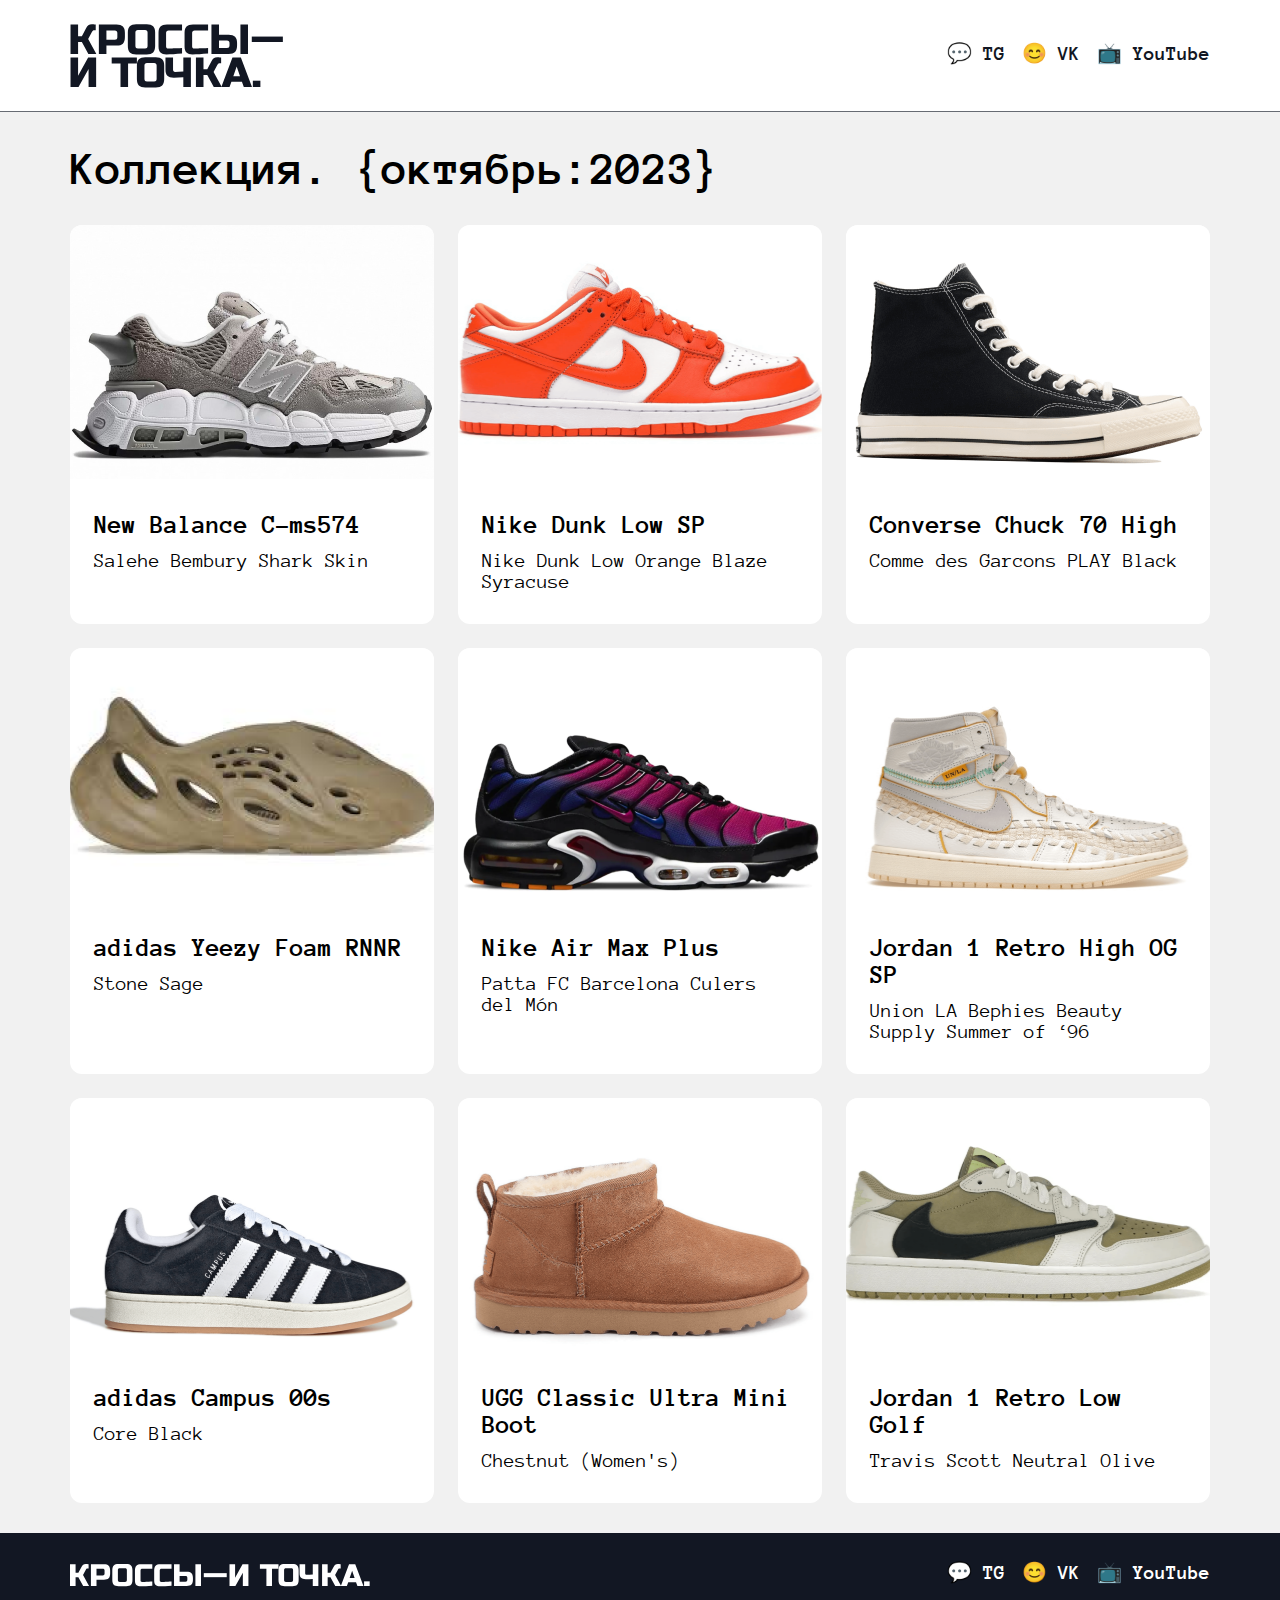
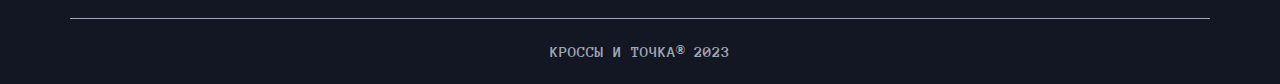
<file: index.html>
<!DOCTYPE html>
<html lang="en">
  <head>
    <meta charset="UTF-8" />
    <meta name="viewport" content="width=device-width, initial-scale=1.0" />
    <title>Кроссы и точка</title>
    <link href="./style.css" rel="stylesheet" />
  </head>
  <body>
    <div class="wrapper">
      <header class="header">
        <div class="container header__container">
          <a href="#" class="header__logo logo">
            <img
              alt="Кроссы и точка"
              src="./images/logo.svg"
              class="logo__image"
            />
          </a>
          <nav class="nav">
            <ul class="nav__list">
              <li class="nav__item">
                <a href="#" class="nav__link">💬 TG</a>
              </li>
              <li class="nav__item">
                <a href="#" class="nav__link">😊 VK</a>
              </li>
              <li class="nav__item">
                <a href="#" class="nav__link">📺 YouTube</a>
              </li>
            </ul>
          </nav>
        </div>
      </header>

      <main class="main">
        <div class="container main__container">
          <h1 class="title">
            <span>Коллекция.</span>
            <span>{октябрь:2023}</span>
          </h1>
          <div class="sneakers">
            <a
              href="./balance.html"
              class="sneakers__card-link animate"
              target="_blank"
            >
              <div class="sneaker">
                <div class="sneaker__image">
                  <img
                    alt="New Balance C-ms574"
                    src="./images/6.png"
                    class="sneaker__pic"
                  />
                </div>
                <div class="sneaker__info">
                  <h3 class="sneaker__title">New Balance C-ms574</h3>
                  <div class="sneaker__subtitle">Salehe Bembury Shark Skin</div>
                </div>
              </div>
            </a>
            <a
              href="./nike.html"
              class="sneakers__card-link animate"
              target="_blank"
            >
              <div class="sneaker">
                <div class="sneaker__image">
                  <img
                    alt="Nike Dunk Low SP"
                    src="./images/7.png"
                    class="sneaker__pic"
                  />
                </div>
                <div class="sneaker__info">
                  <h3 class="sneaker__title">Nike Dunk Low SP</h3>
                  <div class="sneaker__subtitle">
                    Nike Dunk Low Orange Blaze Syracuse
                  </div>
                </div>
              </div>
            </a>
            <a
              href="./converse.html"
              class="sneakers__card-link animate"
              target="_blank"
            >
              <div class="sneaker">
                <div class="sneaker__image">
                  <img
                    alt="Converse Chuck Taylor All Star 70 Hi"
                    src="./images/4.png"
                    class="sneaker__pic"
                  />
                </div>
                <div class="sneaker__info">
                  <h3 class="sneaker__title">Converse Chuck 70 High</h3>
                  <div class="sneaker__subtitle">
                    Comme des Garcons PLAY Black
                  </div>
                </div>
              </div>
            </a>
            <a href="#" class="sneakers__card-link">
              <div class="sneaker">
                <div class="sneaker__image">
                  <img
                    alt="adidas Yeezy Foam RNNR"
                    src="./images/9.png"
                    class="sneaker__pic"
                  />
                </div>
                <div class="sneaker__info">
                  <h3 class="sneaker__title">adidas Yeezy Foam RNNR</h3>
                  <div class="sneaker__subtitle">Stone Sage</div>
                </div>
              </div>
            </a>
            <a href="#" class="sneakers__card-link">
              <div class="sneaker">
                <div class="sneaker__image">
                  <img
                    alt="Nike Air Max Plus"
                    src="./images/1.png"
                    class="sneaker__pic"
                  />
                </div>
                <div class="sneaker__info">
                  <h3 class="sneaker__title">Nike Air Max Plus</h3>
                  <div class="sneaker__subtitle">
                    Patta FC Barcelona Culers del Món
                  </div>
                </div>
              </div>
            </a>
            <a href="#" class="sneakers__card-link">
              <div class="sneaker">
                <div class="sneaker__image">
                  <img
                    alt="Jordan 1 Retro High OG SP"
                    src="./images/2.png"
                    class="sneaker__pic"
                  />
                </div>
                <div class="sneaker__info">
                  <h3 class="sneaker__title">Jordan 1 Retro High OG SP</h3>
                  <div class="sneaker__subtitle">
                    Union LA Bephies Beauty Supply Summer of ‘96
                  </div>
                </div>
              </div>
            </a>
            <a href="#" class="sneakers__card-link">
              <div class="sneaker">
                <div class="sneaker__image">
                  <img
                    alt="adidas Campus 00s"
                    src="./images/3.png"
                    class="sneaker__pic"
                  />
                </div>
                <div class="sneaker__info">
                  <h3 class="sneaker__title">adidas Campus 00s</h3>
                  <div class="sneaker__subtitle">Core Black</div>
                </div>
              </div>
            </a>
            <a href="#" class="sneakers__card-link">
              <div class="sneaker">
                <div class="sneaker__image">
                  <img
                    alt="UGG Classic Ultra Mini Boot"
                    src="./images/5.png"
                    class="sneaker__pic"
                  />
                </div>
                <div class="sneaker__info">
                  <h3 class="sneaker__title">UGG Classic Ultra Mini Boot</h3>
                  <div class="sneaker__subtitle">Chestnut (Women's)</div>
                </div>
              </div>
            </a>
            <a href="#" class="sneakers__card-link">
              <div class="sneaker">
                <div class="sneaker__image">
                  <img
                    alt="Jordan 1 Retro Low Golf"
                    src="./images/8.png"
                    class="sneaker__pic"
                  />
                </div>
                <div class="sneaker__info">
                  <h3 class="sneaker__title">Jordan 1 Retro Low Golf</h3>
                  <div class="sneaker__subtitle">
                    Travis Scott Neutral Olive
                  </div>
                </div>
              </div>
            </a>
          </div>
        </div>
      </main>

      <footer class="footer">
        <div class="container footer__container">
          <div class="footer__content">
            <a class="footer__logo logo" href="#">
              <img
                alt="Кроссы и точка"
                src="./images/logo_footer.svg"
                class="logo__image"
              />
            </a>
            <nav class="nav footer__nav">
              <ul class="nav__list">
                <li class="nav__item">
                  <a href="#" class="nav__link">💬 TG</a>
                </li>
                <li class="nav__item">
                  <a href="#" class="nav__link">😊 VK</a>
                </li>
                <li class="nav__item">
                  <a href="#" class="nav__link">📺 YouTube</a>
                </li>
              </ul>
            </nav>
          </div>
          <div class="footer__copyright copyright">
            <p class="copyright__text">КРОССЫ И ТОЧКА® 2023</p>
          </div>
        </div>
      </footer>
    </div>
  </body>
</html>
</file>
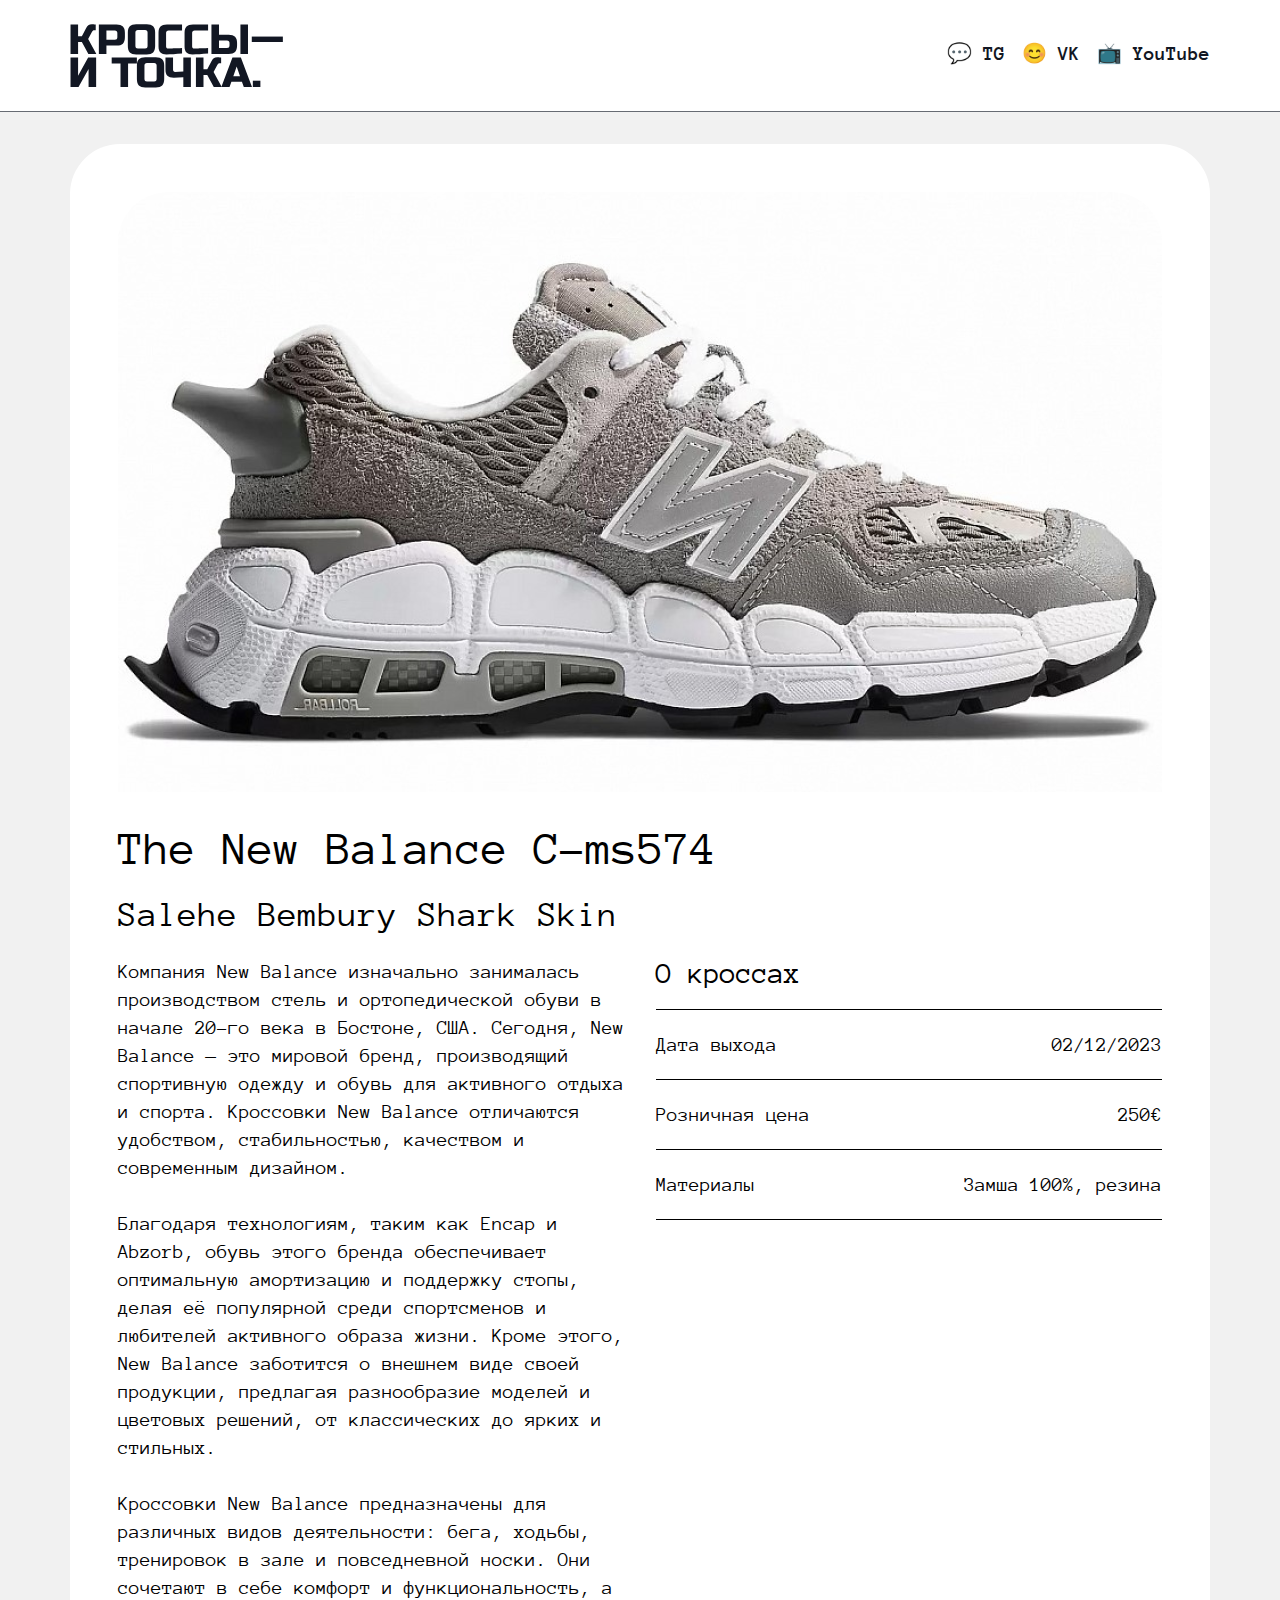
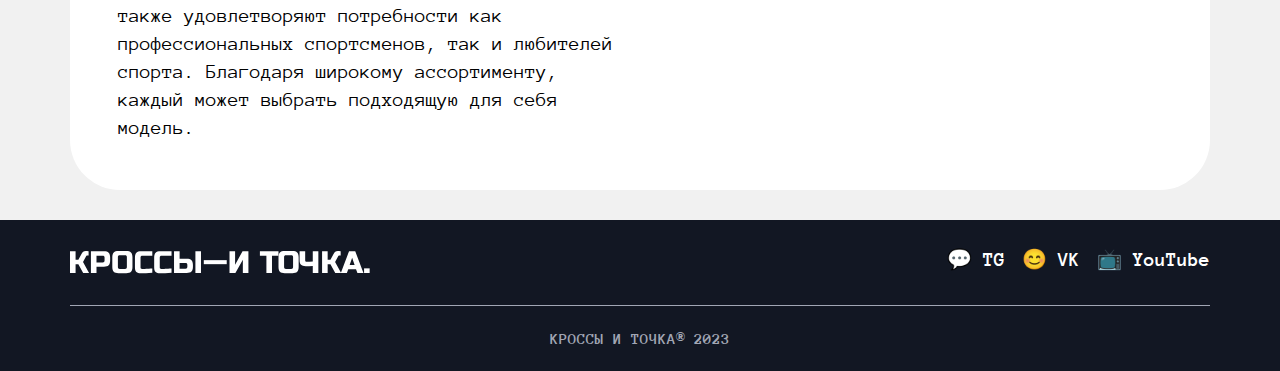
<file: balance.html>
<!DOCTYPE html>
<html lang="en">
  <head>
    <meta charset="UTF-8" />
    <meta name="viewport" content="width=device-width, initial-scale=1.0" />
    <title>New Balance C-ms574</title>
    <link href="./style.css" rel="stylesheet" />
  </head>
  <body>
    <div class="wrapper">
      <header class="header">
        <div class="container header__container">
          <a href="./index.html" class="header__logo logo">
            <img
              alt="Кроссы и точка"
              src="./images/logo.svg"
              class="logo__image"
            />
          </a>
          <nav class="nav">
            <ul class="nav__list">
              <li class="nav__item">
                <a href="#" class="nav__link">💬 TG</a>
              </li>
              <li class="nav__item">
                <a href="#" class="nav__link">😊 VK</a>
              </li>
              <li class="nav__item">
                <a href="#" class="nav__link">📺 YouTube</a>
              </li>
            </ul>
          </nav>
        </div>
      </header>

      <main class="main">
        <div class="container main__container">
          <div class="sneaker sneaker--unic">
            <div class="sneaker__image">
              <img
                alt="New Balance C-ms574"
                src="./images/6-unic.png"
                class="sneaker__pic"
              />
            </div>
            <div class="sneaker__info">
              <h1 class="sneaker__title">The New Balance C-ms574</h1>
              <div class="sneaker__subtitle">Salehe Bembury Shark Skin</div>
              <div class="sneaker__desc">
                <div class="sneaker__column sneaker__column--left">
                  <p>
                    Компания New Balance изначально занималась производством
                    стель и ортопедической обуви в начале 20-го века в Бостоне,
                    США. Сегодня, New Balance — это мировой бренд, производящий
                    спортивную одежду и обувь для активного отдыха и спорта.
                    Кроссовки New Balance отличаются удобством, стабильностью,
                    качеством и современным дизайном.
                  </p>

                  <p>
                    Благодаря технологиям, таким как Encap и Abzorb, обувь этого
                    бренда обеспечивает оптимальную амортизацию и поддержку
                    стопы, делая её популярной среди спортсменов и любителей
                    активного образа жизни. Кроме этого, New Balance заботится о
                    внешнем виде своей продукции, предлагая разнообразие моделей
                    и цветовых решений, от классических до ярких и стильных.
                  </p>

                  <p>
                    Кроссовки New Balance предназначены для различных видов
                    деятельности: бега, ходьбы, тренировок в зале и повседневной
                    носки. Они сочетают в себе комфорт и функциональность, а
                    также удовлетворяют потребности как профессиональных
                    спортсменов, так и любителей спорта. Благодаря широкому
                    ассортименту, каждый может выбрать подходящую для себя
                    модель.
                  </p>
                </div>

                <div class="sneaker__column sneaker__column--right">
                  <h2>О кроссах</h2>
                  <div class="sneaker__charact">
                    <span>Дата выхода</span>
                    <span>02/12/2023</span>
                  </div>
                  <div class="sneaker__charact">
                    <span>Розничная цена</span>
                    <span>250€</span>
                  </div>
                  <div class="sneaker__charact">
                    <span>Материалы</span>
                    <span>Замша 100%, резина</span>
                  </div>
                </div>
              </div>
            </div>
          </div>
        </div>
      </main>
      <footer class="footer">
        <div class="container footer__container">
          <div class="footer__content">
            <a class="footer__logo logo" href="./index.html">
              <img
                alt="Кроссы и точка"
                src="./images/logo_footer.svg"
                class="logo__image"
              />
            </a>
            <nav class="nav footer__nav">
              <ul class="nav__list">
                <li class="nav__item">
                  <a href="#" class="nav__link">💬 TG</a>
                </li>
                <li class="nav__item">
                  <a href="#" class="nav__link">😊 VK</a>
                </li>
                <li class="nav__item">
                  <a href="#" class="nav__link">📺 YouTube</a>
                </li>
              </ul>
            </nav>
          </div>
          <div class="footer__copyright copyright">
            <p class="copyright__text">КРОССЫ И ТОЧКА® 2023</p>
          </div>
        </div>
      </footer>
    </div>
  </body>
</html>
</file>
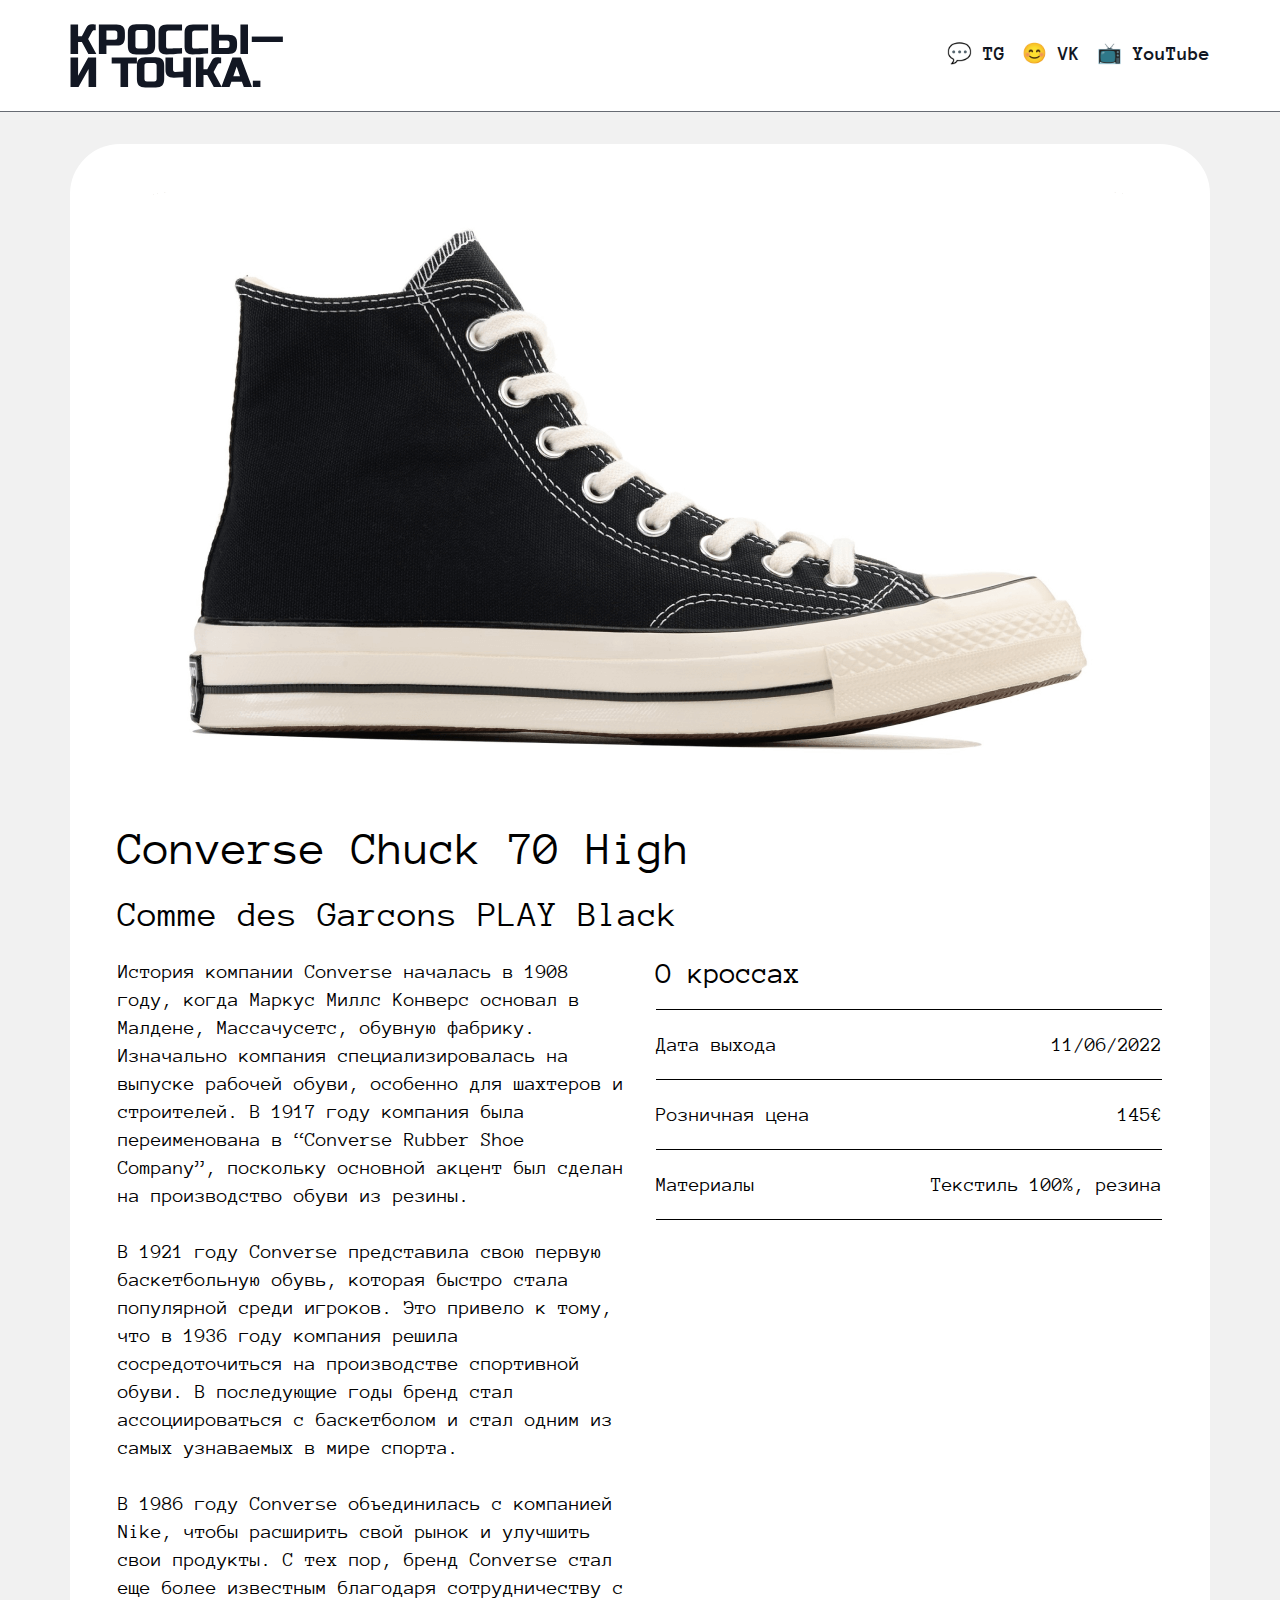
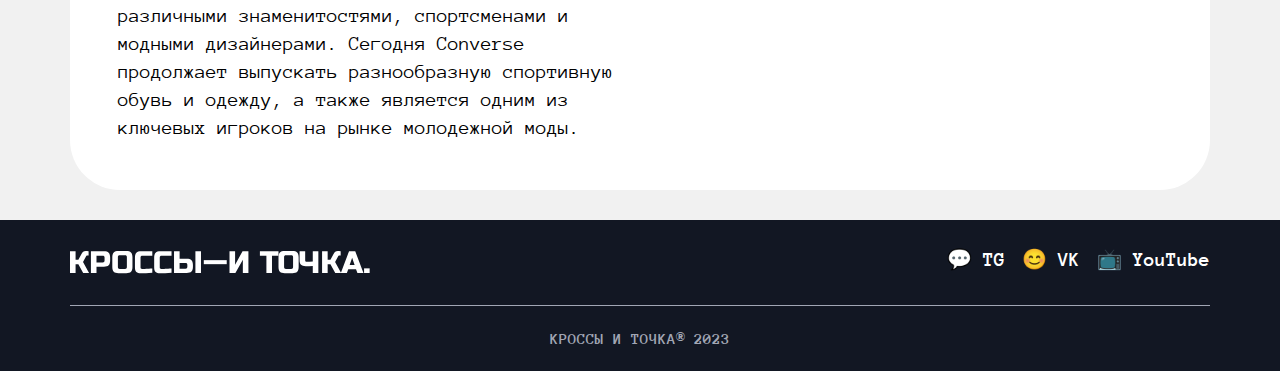
<file: converse.html>
<!DOCTYPE html>
<html lang="en">
  <head>
    <meta charset="UTF-8" />
    <meta name="viewport" content="width=device-width, initial-scale=1.0" />
    <title>Converse Chuck 70 High</title>
    <link href="./style.css" rel="stylesheet" />
  </head>
  <body>
    <div class="wrapper">
      <header class="header">
        <div class="container header__container">
          <a href="./index.html" class="header__logo logo">
            <img
              alt="Кроссы и точка"
              src="./images/logo.svg"
              class="logo__image"
            />
          </a>
          <nav class="nav">
            <ul class="nav__list">
              <li class="nav__item">
                <a href="#" class="nav__link">💬 TG</a>
              </li>
              <li class="nav__item">
                <a href="#" class="nav__link">😊 VK</a>
              </li>
              <li class="nav__item">
                <a href="#" class="nav__link">📺 YouTube</a>
              </li>
            </ul>
          </nav>
        </div>
      </header>

      <main class="main">
        <div class="container main__container">
          <div class="sneaker sneaker--unic">
            <div class="sneaker__image">
              <img
                alt="New Balance C-ms574"
                src="./images/4-unic.png"
                class="sneaker__pic"
              />
            </div>
            <div class="sneaker__info">
              <h1 class="sneaker__title">Converse Chuck 70 High</h1>
              <div class="sneaker__subtitle">Comme des Garcons PLAY Black</div>
              <div class="sneaker__desc">
                <div class="sneaker__column sneaker__column--left">
                  <p>
                    История компании Converse началась в 1908 году, когда Маркус
                    Миллс Конверс основал в Малдене, Массачусетс, обувную
                    фабрику. Изначально компания специализировалась на выпуске
                    рабочей обуви, особенно для шахтеров и строителей. В 1917
                    году компания была переименована в “Converse Rubber Shoe
                    Company”, поскольку основной акцент был сделан на
                    производство обуви из резины.
                  </p>

                  <p>
                    В 1921 году Converse представила свою первую баскетбольную
                    обувь, которая быстро стала популярной среди игроков. Это
                    привело к тому, что в 1936 году компания решила
                    сосредоточиться на производстве спортивной обуви. В
                    последующие годы бренд стал ассоциироваться с баскетболом и
                    стал одним из самых узнаваемых в мире спорта.
                  </p>

                  <p>
                    В 1986 году Converse объединилась с компанией Nike, чтобы
                    расширить свой рынок и улучшить свои продукты. С тех пор,
                    бренд Converse стал еще более известным благодаря
                    сотрудничеству с различными знаменитостями, спортсменами и
                    модными дизайнерами. Сегодня Converse продолжает выпускать
                    разнообразную спортивную обувь и одежду, а также является
                    одним из ключевых игроков на рынке молодежной моды.
                  </p>
                </div>

                <div class="sneaker__column sneaker__column--right">
                  <h2>О кроссах</h2>
                  <div class="sneaker__charact">
                    <span>Дата выхода</span>
                    <span>11/06/2022</span>
                  </div>
                  <div class="sneaker__charact">
                    <span>Розничная цена</span>
                    <span>145€</span>
                  </div>
                  <div class="sneaker__charact">
                    <span>Материалы</span>
                    <span>Текстиль 100%, резина</span>
                  </div>
                </div>
              </div>
            </div>
          </div>
        </div>
      </main>
      <footer class="footer">
        <div class="container footer__container">
          <div class="footer__content">
            <a class="footer__logo logo" href="./index.html">
              <img
                alt="Кроссы и точка"
                src="./images/logo_footer.svg"
                class="logo__image"
              />
            </a>
            <nav class="nav footer__nav">
              <ul class="nav__list">
                <li class="nav__item">
                  <a href="#" class="nav__link">💬 TG</a>
                </li>
                <li class="nav__item">
                  <a href="#" class="nav__link">😊 VK</a>
                </li>
                <li class="nav__item">
                  <a href="#" class="nav__link">📺 YouTube</a>
                </li>
              </ul>
            </nav>
          </div>
          <div class="footer__copyright copyright">
            <p class="copyright__text">КРОССЫ И ТОЧКА® 2023</p>
          </div>
        </div>
      </footer>
    </div>
  </body>
</html>
</file>
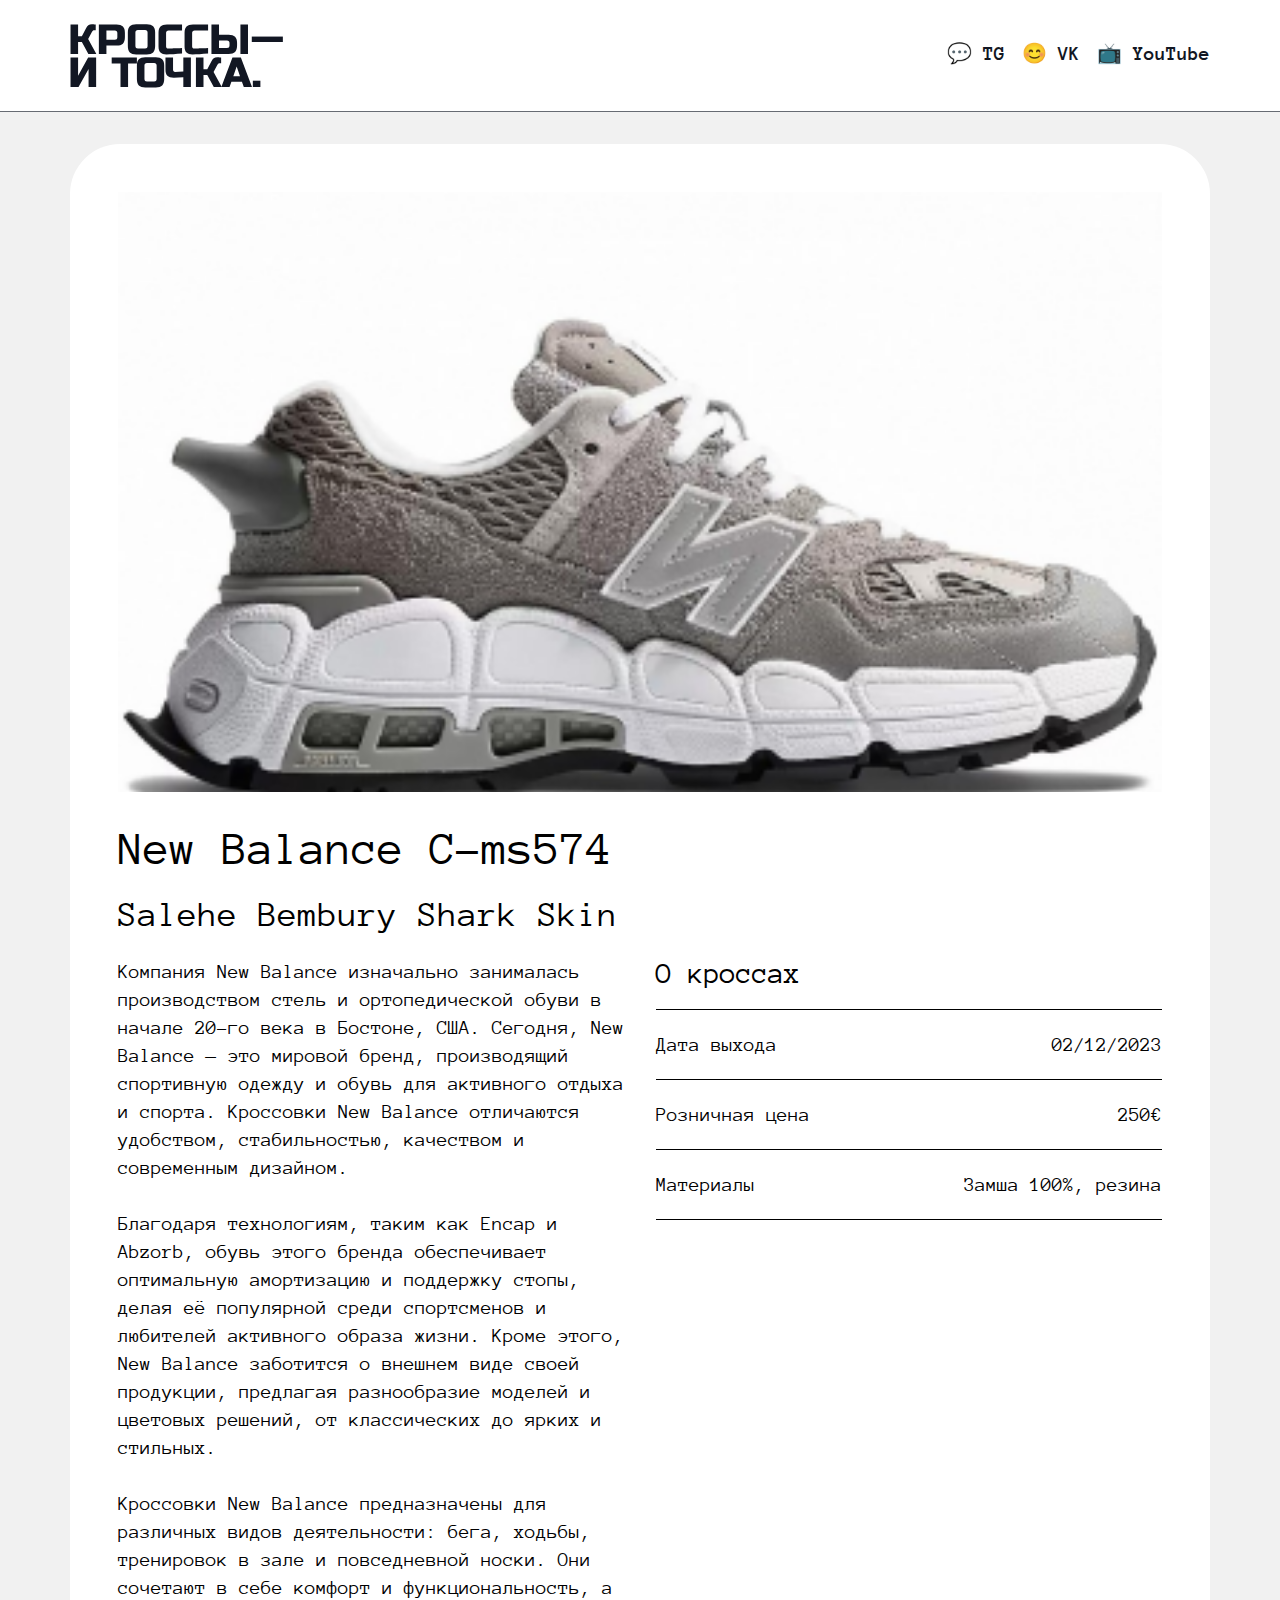
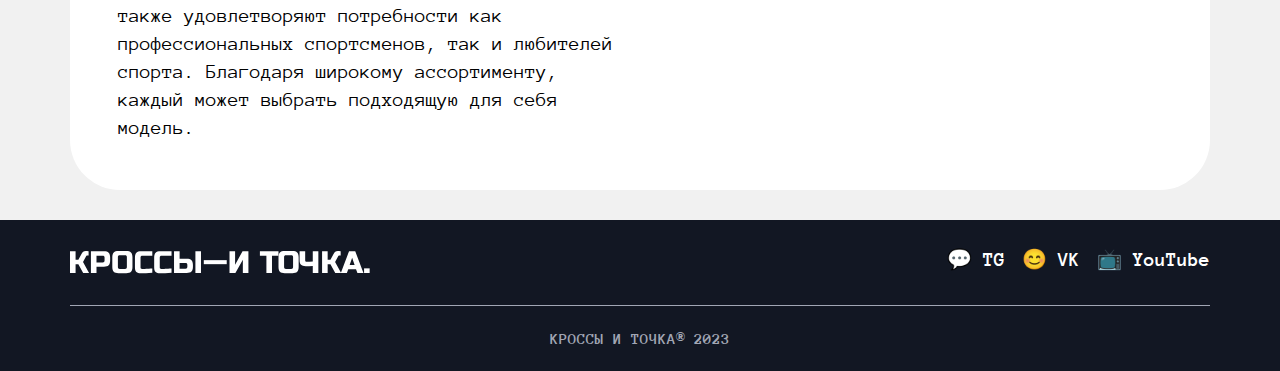
<file: nike.html>
<!DOCTYPE html>
<html lang="en">
  <head>
    <meta charset="UTF-8" />
    <meta name="viewport" content="width=device-width, initial-scale=1.0" />
    <title>Nike Air Max Plus</title>
    <link href="./style.css" rel="stylesheet" />
  </head>
  <body>
    <div class="wrapper">
      <header class="header">
        <div class="container header__container">
          <a href="/" class="header__logo logo">
            <img
              alt="Кроссы и точка"
              src="./images/logo.svg"
              class="logo__image"
            />
          </a>
          <nav class="nav">
            <ul class="nav__list">
              <li class="nav__item">
                <a href="/" class="nav__link">💬 TG</a>
              </li>
              <li class="nav__item">
                <a href="/" class="nav__link">😊 VK</a>
              </li>
              <li class="nav__item">
                <a href="/" class="nav__link">📺 YouTube</a>
              </li>
            </ul>
          </nav>
        </div>
      </header>

      <main class="main">
        <div class="container main__container">
          <div class="sneaker sneaker--unic">
            <div class="sneaker__image">
              <img
                alt="New Balance C-ms574"
                src="./images/6.png"
                class="sneaker__pic"
              />
            </div>
            <div class="sneaker__info">
              <h1 class="sneaker__title">New Balance C-ms574</h1>
              <div class="sneaker__subtitle">Salehe Bembury Shark Skin</div>
              <div class="sneaker__desc">
                <div class="sneaker__column sneaker__column--left">
                  <p>
                    Компания New Balance изначально занималась производством
                    стель и ортопедической обуви в начале 20-го века в Бостоне,
                    США. Сегодня, New Balance — это мировой бренд, производящий
                    спортивную одежду и обувь для активного отдыха и спорта.
                    Кроссовки New Balance отличаются удобством, стабильностью,
                    качеством и современным дизайном.
                  </p>

                  <p>
                    Благодаря технологиям, таким как Encap и Abzorb, обувь этого
                    бренда обеспечивает оптимальную амортизацию и поддержку
                    стопы, делая её популярной среди спортсменов и любителей
                    активного образа жизни. Кроме этого, New Balance заботится о
                    внешнем виде своей продукции, предлагая разнообразие моделей
                    и цветовых решений, от классических до ярких и стильных.
                  </p>

                  <p>
                    Кроссовки New Balance предназначены для различных видов
                    деятельности: бега, ходьбы, тренировок в зале и повседневной
                    носки. Они сочетают в себе комфорт и функциональность, а
                    также удовлетворяют потребности как профессиональных
                    спортсменов, так и любителей спорта. Благодаря широкому
                    ассортименту, каждый может выбрать подходящую для себя
                    модель.
                  </p>
                </div>

                <div class="sneaker__column sneaker__column--right">
                  <h2>О кроссах</h2>
                  <div class="sneaker__charact">
                    <span>Дата выхода</span>
                    <span>02/12/2023</span>
                  </div>
                  <div class="sneaker__charact">
                    <span>Розничная цена</span>
                    <span>250€</span>
                  </div>
                  <div class="sneaker__charact">
                    <span>Материалы</span>
                    <span>Замша 100%, резина</span>
                  </div>
                </div>
              </div>
            </div>
          </div>
        </div>
      </main>
      <footer class="footer">
        <div class="container footer__container">
          <div class="footer__content">
            <a class="footer__logo logo" href="/">
              <img
                alt="Кроссы и точка"
                src="./images/logo_footer.svg"
                class="logo__image"
              />
            </a>
            <nav class="nav footer__nav">
              <ul class="nav__list">
                <li class="nav__item">
                  <a href="/" class="nav__link">💬 TG</a>
                </li>
                <li class="nav__item">
                  <a href="/" class="nav__link">😊 VK</a>
                </li>
                <li class="nav__item">
                  <a href="/" class="nav__link">📺 YouTube</a>
                </li>
              </ul>
            </nav>
          </div>
          <div class="footer__copyright copyright">
            <p class="copyright__text">КРОССЫ И ТОЧКА® 2023</p>
          </div>
        </div>
      </footer>
    </div>
  </body>
</html>
</file>
<file: style.css>
/* подключение локальный шрифтов на страницу */
@font-face {
    font-family: "Anonymous Pro";
    src: url(fonts/AnonymousPro-Regular.ttf);
    font-weight: 400;
    font-style: normal;
    display: swap;
}

@font-face {
    font-family: "Anonymous Pro";
    src: url(fonts/AnonymousPro-Bold.ttf);
    font-weight: 700;
    font-style: normal;
    display: swap;
}

* {
    box-sizing: border-box;
}

/* сброс стилей по умолчанию */
body,
h1,
h2,
h3,
p,
ul,
li {
    margin: 0;
}

ul {
    list-style: none;
    padding: 0;
}

a {
    text-decoration: none;
    color: inherit;
}

/* задание шрифта всей странице */
body {
    font-family: "Anonymous Pro", sans-serif;
}

/* стили для главного контейнера */
.wrapper {
    width: 100%;
    display: flex;
    flex-direction: column;
    align-items: center;
    background: #F1F1F1;
}

.logo {
    width: 100%;
}

.container {
    width: 96%;
    max-width: 1140px;
    margin: 0 auto;
}

.title {
    font-size: 48px;
    font-weight: bold;
    margin-bottom: 32px;
    column-gap: 26px;
    display: flex;
}

header {
    width: 100%;
    border-bottom: 1px solid #676B73;
    background: white;
    padding: 24px 0 20px;
}

.header__container {
    display: flex;
    justify-content: space-between;
    align-items: center;
}

.header__logo {
    max-width: 215px;
}

.nav {
    display: flex;
    color: #121723;
    padding-bottom: 10px;
}

.nav__list {
    display: flex;
    align-items: center;
    column-gap: 17px;
}

.nav__link {
    font-size: 20px;
    font-weight: 700;
    display: flex;
    align-items: center;
}

.main {
    width: 100%;
    padding: 32px 0 30px;
    margin: 0;
}

.main__container {
    display: flex;
    flex-direction: column;
}

.sneakers {
    display: flex;
    flex-wrap: wrap;
    gap: 24px;
    width: 100%;
}

.sneakers__card-link {
    width: calc((100% - 48px) / 3);
    display: flex;
    position: relative;
}

.sneaker {
    display: flex;
    flex-direction: column;
    align-items: center;
    width: 100%;
    border-radius: 12px;
    overflow: hidden;
    background: white;
}

.sneaker--unic {
    border-radius: 50px;
    padding: 48px;
}

.sneaker__image {
    width: 100%;
    aspect-ratio: 1/0.69783;
    display: flex;
    overflow: hidden;
}

.sneaker--unic .sneaker__image {
    aspect-ratio: 1/0.57472;
}

.sneaker__pic {
    display: block;
    width: 100%;
    object-fit: cover;
}

.sneaker__info {
    display: flex;
    flex-direction: column;
    align-items: flex-start;
    row-gap: 12px;
    width: 100%;
    padding: 32px 24px;
}

.sneaker--unic .sneaker__info {
    padding: 32px 0px 0px;
}

.sneaker__title {
    font-size: 26px;
    font-weight: bold;
}

.sneaker--unic .sneaker__title {
    font-size: 48px;
    font-weight: normal;
    margin-bottom: 11px;
}

.sneaker__subtitle {
    font-size: 20px;
}

.sneaker--unic .sneaker__subtitle {
    font-size: 36px;
}

.sneaker__desc {
    width: 100%;
    display: flex;
    padding-top: 13px;
    column-gap: 32px;
}

.sneaker__column {
    width: calc((100% - 32px) / 2);
    display: flex;
    flex-direction: column;
    font-size: 20px;
    font-weight: normal;
}

.sneaker__column--left {
    row-gap: 28px;
    line-height: 1.4;
}

.sneaker__column--right h2 {
    font-size: 30px;
    font-weight: normal;
    width: 100%;
    padding-bottom: 20px;
    border-bottom: 1px solid black;
}

.sneaker__charact {
    padding: 24px 0;
    display: flex;
    align-items: center;
    justify-content: space-between;
    border-bottom: 1px solid black;
}

footer {
    width: 100%;
    background: #121723;
}

.footer__container {
    display: flex;
    flex-direction: column;
}

.footer__content {
    width: 100%;
    display: flex;
    justify-content: space-between;
    align-items: center;
    padding: 27px 0 24px;
}

.footer__logo {
    max-width: 300px;
}

.footer__nav {
    color: white;
}

.footer__copyright {
    padding: 24px 0;
}

.copyright {
    display: flex;
    align-items: center;
    justify-content: center;
    width: 100%;
    border-top: 1px solid #A1A6B4;
}

.copyright__text {
    color: #A1A6B4;
    font-size: 16px;
    font-weight: 700;
}

.animate {
    position: relative;
    transition: .3s;
}

.animate:hover {
    transform: translateY(-20px);
    transition: .4s;
}


@media screen and (max-width: 1100px) {

    .container {
        width: 91.42%;
        max-width: 700px;
    }

    .sneakers__card-link {
        width: calc((100% - 24px) / 2);
    }

}

@media screen and (max-width: 870px) {
    .title {
        flex-direction: column;
    }

    .sneaker__desc {
        flex-direction: column;
        row-gap: 32px;
    }

    .sneaker__column {
        width: 100%;
    }

    .sneaker--unic .sneaker__title {
        font-size: 40px;
    }

    .sneaker--unic .sneaker__subtitle {
        font-size: 32px;
    }

    .sneaker__column--left {
        line-height: 1.5;
        row-gap: 24px;
    }

    .sneaker__column--right h2 {
        font-size: 26px;
    }
}

@media screen and (max-width: 768px) {

    .sneakers__card-link {
        width: 100%;
    }

    .container {
        max-width: 500px;
    }

    .sneaker__column {
        font-size: 18px;
    }

    .footer__content {
        flex-direction: column;
        padding: 32px 0 23px;
        row-gap: 22px;
    }

    .sneaker--unic .sneaker__title {
        font-size: 36px;
    }

    .sneaker--unic .sneaker__subtitle {
        font-size: 26px;
    }

    .sneaker__column--right h2 {
        font-size: 24px;
    }

}

@media screen and (max-width: 575px) {

    .title {
        font-size: 40px;
    }

    .header__container {
        flex-direction: column;
        row-gap: 16px;
    }

    .nav {
        padding-bottom: 0px;
    }

    .sneaker--unic {
        border-radius: 15px;
        padding: 27px 23px;
    }

    .sneaker--unic .sneaker__title {
        font-size: 32px;
    }

    .sneaker--unic .sneaker__subtitle {
        font-size: 20px;
    }

    .sneaker__image {
        aspect-ratio: 1/0.718;
    }

    .sneaker__info {
        padding-top: 42px;
    }

    .sneaker__column {
        font-size: 16px;
    }

}

@media screen and (max-width: 475px) {

    .title {
        font-size: 32px;
    }
}
</file>
